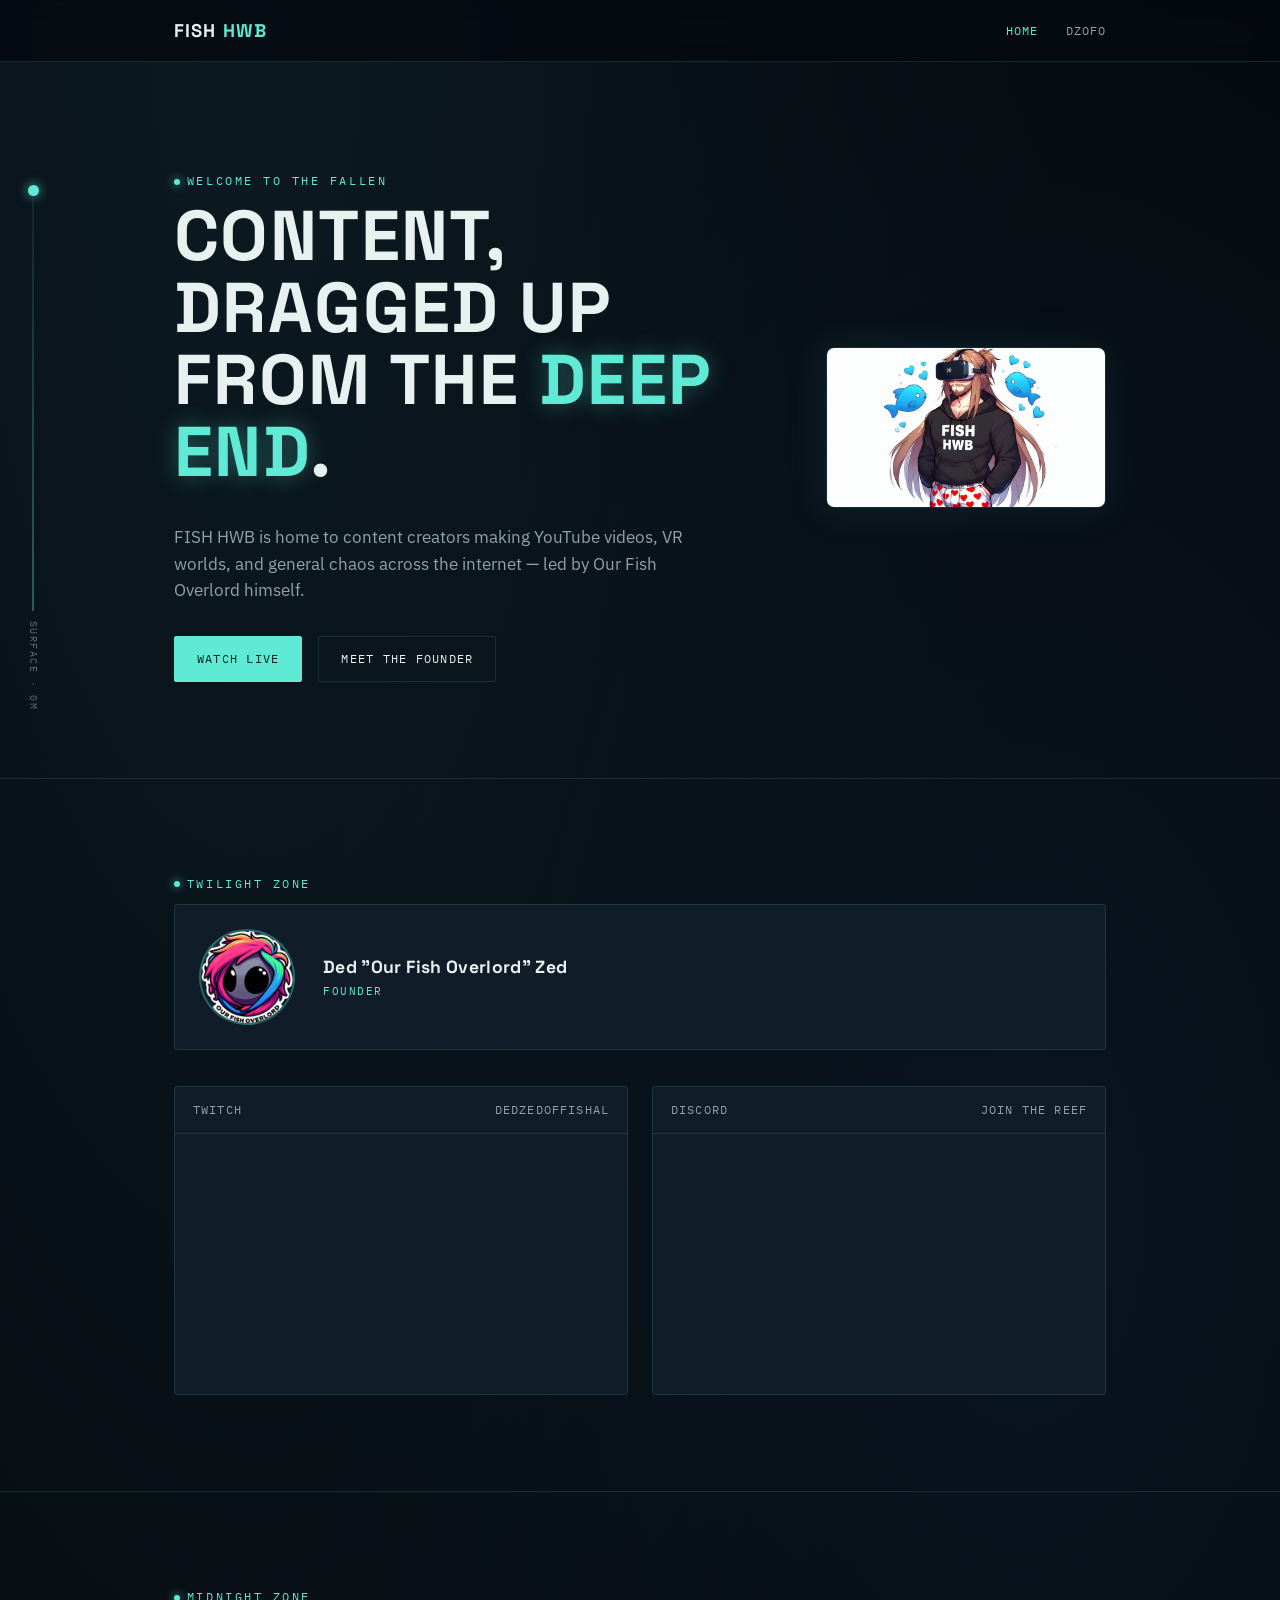
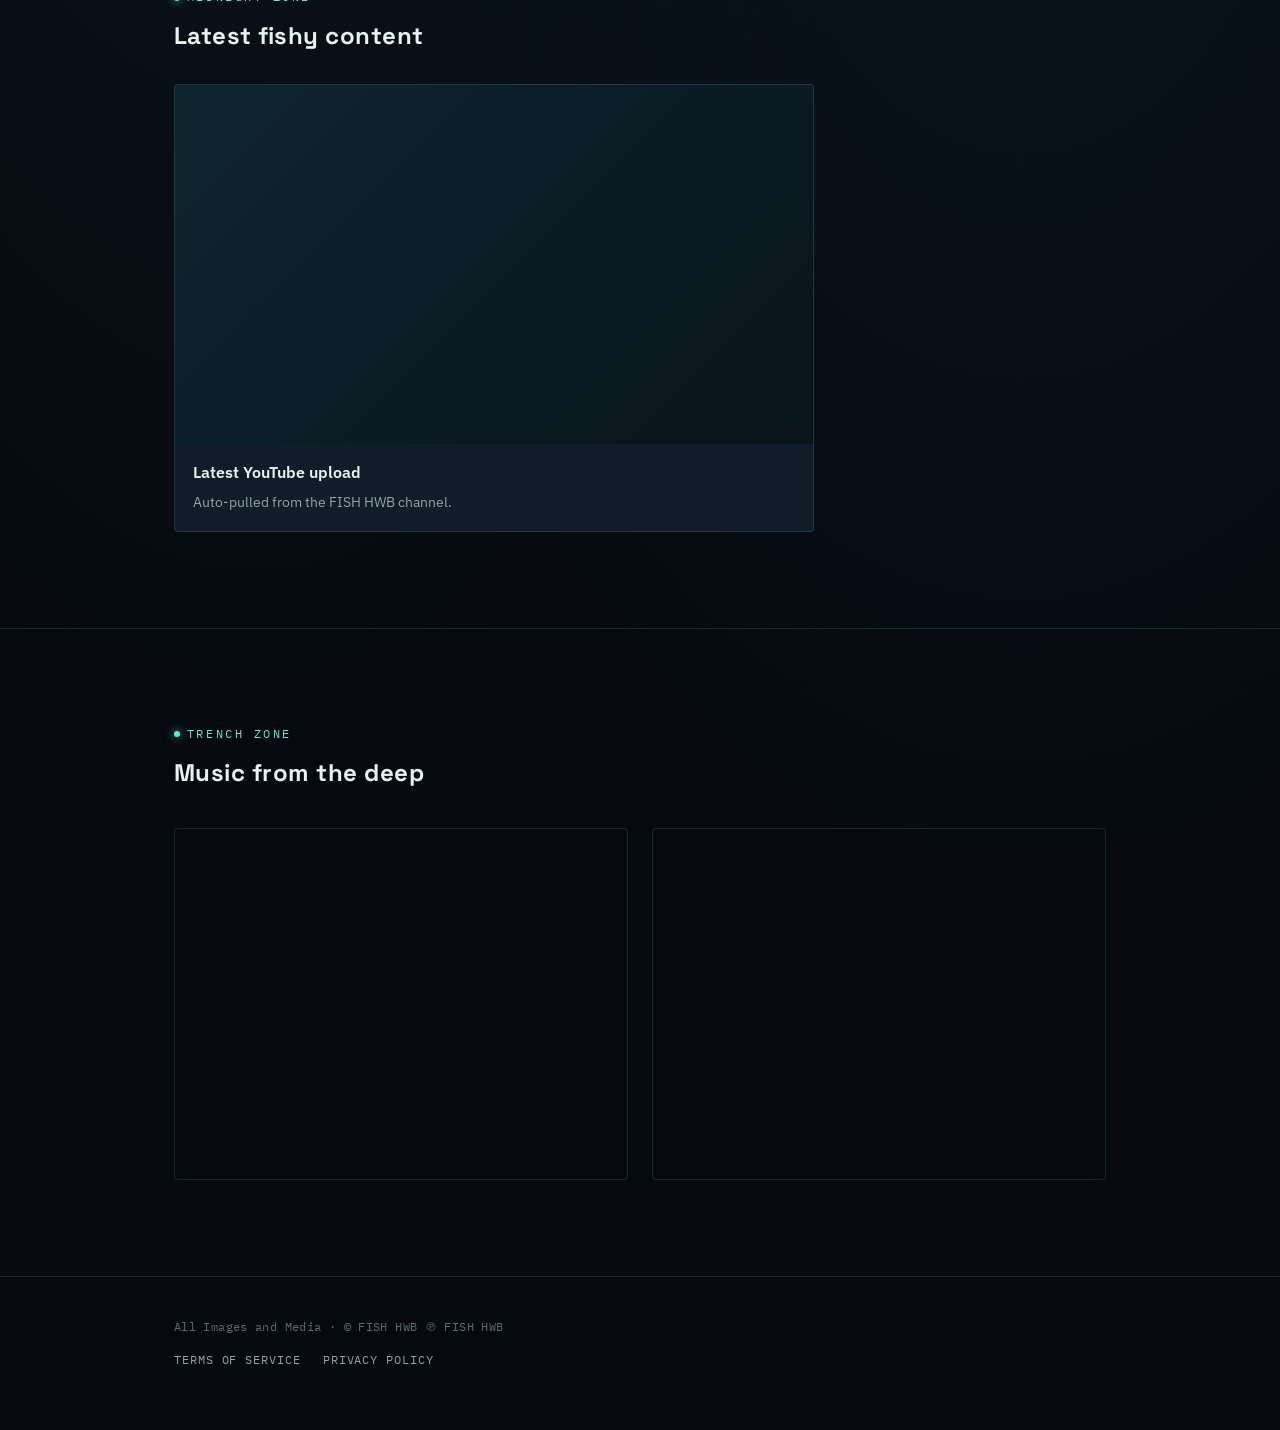
<file: index.html>
<!DOCTYPE html>
<html lang="en">
<head>
<meta charset="UTF-8">
<meta name="viewport" content="width=device-width, initial-scale=1.0">
<title>FISH HWB</title>
<meta name="description" content="FISH HWB — content creators for YouTube, Twitch and several other corners of the internet, run by Ded &quot;Our Fish Overlord&quot; Zed.">
<link rel="icon" type="image/png" href="assets/favicon.png">
<link rel="preconnect" href="https://fonts.googleapis.com">
<link href="https://fonts.googleapis.com/css2?family=Space+Grotesk:wght@500;700&family=IBM+Plex+Sans:wght@400;500;600&family=IBM+Plex+Mono:wght@400;500&display=swap" rel="stylesheet">
<link rel="stylesheet" href="css/style.css">
</head>
<body>

<div class="particles" aria-hidden="true"></div>

<div class="depth-gauge" aria-hidden="true">
  <div class="rail"><div class="marker"></div></div>
  <span class="label">SURFACE &middot; 0M</span>
</div>

<header class="site-nav">
  <div class="container">
    <div class="wordmark">FISH <span>HWB</span></div>
    <nav>
      <a href="index.html" class="active">Home</a>
      <a href="dzofo.html">DZOFO</a>
    </nav>
  </div>
</header>

<main>

  <!-- ===== SURFACE : hero ===== -->
  <section class="zone hero">
    <div class="container" style="display:flex; align-items:center; gap:48px; flex-wrap:wrap;">
      <div class="hero-copy">
        <div class="eyebrow">Welcome to the fallen</div>
        <h1>Content, dragged up<br>from the <em>deep end</em>.</h1>
        <p class="tagline">FISH HWB is home to content creators making YouTube videos, VR worlds, and general chaos across the internet — led by Our Fish Overlord himself.</p>
        <div class="cta-row">
          <a class="btn btn-primary" href="#live">Watch live</a>
          <a class="btn btn-ghost" href="dzofo.html">Meet the founder</a>
        </div>
      </div>
      <div class="hero-visual">
        <img src="assets/images/hero-bg.jpeg" alt="Our Fish Overlord in VR headset, FISH HWB hoodie">
      </div>
    </div>
  </section>

  <!-- ===== TWILIGHT ZONE : founder + live embeds ===== -->
  <section class="zone" id="live">
    <div class="container">
      <div class="eyebrow">Twilight zone</div>
      <a href="dzofo.html" style="text-decoration:none;">
        <div class="founder-card">
          <div class="portrait"><img src="assets/images/founder-portrait.png" alt="Our Fish Overlord"></div>
          <div>
            <h3>Ded &quot;Our Fish Overlord&quot; Zed</h3>
            <div class="role">Founder</div>
          </div>
        </div>
      </a>

      <div class="embed-grid">
        <div class="embed-card">
          <div class="embed-head"><span>Twitch</span><span>dedzedoffishal</span></div>
          <iframe
            id="twitch-embed"
            src=""
            height="260"
            allowfullscreen>
          </iframe>
        </div>
        <div class="embed-card">
          <div class="embed-head"><span>Discord</span><span>Join the reef</span></div>
          <iframe
            src="https://discord.com/widget?id=1186424320428363887&theme=dark"
            height="260"
            allowtransparency="true"
            sandbox="allow-popups allow-popups-to-escape-sandbox allow-same-origin allow-scripts">
          </iframe>
        </div>
      </div>
    </div>
  </section>

  <!-- ===== MIDNIGHT ZONE : latest uploads ===== -->
  <section class="zone">
    <div class="container">
      <div class="eyebrow">Midnight zone</div>
      <h2>Latest fishy content</h2>
      <div class="content-card" style="max-width:640px; margin-top:28px;">
        <div class="thumb">
          <iframe id="latest-video" width="100%" height="100%" src="" frameborder="0"
            allow="accelerometer; autoplay; clipboard-write; encrypted-media; gyroscope; picture-in-picture"
            allowfullscreen loading="lazy"></iframe>
        </div>
        <div class="body">
          <h4>Latest YouTube upload</h4>
          <p>Auto-pulled from the FISH HWB channel.</p>
        </div>
      </div>
    </div>
  </section>

  <!-- ===== TRENCH ZONE : music ===== -->
  <section class="zone">
    <div class="container">
      <div class="eyebrow">Trench zone</div>
      <h2>Music from the deep</h2>
      <div class="music-grid">
        <iframe style="border-radius:4px" src="https://open.spotify.com/embed/artist/3G5lgBc7shS09fLh4ovfL4?utm_source=generator" width="100%" height="352" frameBorder="0" allowfullscreen="" allow="autoplay; clipboard-write; encrypted-media; fullscreen; picture-in-picture" loading="lazy"></iframe>
        <iframe style="border-radius:4px" src="https://open.spotify.com/embed/artist/61lcq8xxIfd0iLITBnjdtI?utm_source=generator" width="100%" height="352" frameBorder="0" allowfullscreen="" allow="autoplay; clipboard-write; encrypted-media; fullscreen; picture-in-picture" loading="lazy"></iframe>
      </div>
    </div>
  </section>

</main>

<!-- ===== THE ABYSS : footer ===== -->
<footer class="site-footer">
  <div class="container">
    <div class="copyright">All Images and Media &middot; &copy; FISH HWB &#8471; FISH HWB</div>
    <div class="legal-links">
      <a href="terms.html">Terms of Service</a>
      <a href="privacy.html">Privacy Policy</a>
    </div>
  </div>
</footer>

<script src="js/main.js"></script>
<script>
  // Twitch requires a "parent" param matching the embedding domain.
  // Setting it from location.hostname means this works automatically
  // once the site is published on GitHub Pages, without editing the HTML.
  document.getElementById('twitch-embed').src =
    'https://player.twitch.tv/?channel=dedzedoffishal&parent=' + window.location.hostname;
</script>
<script>
  // Pulls the channel's most recent upload via RSS2JSON and swaps it into the embed.
  const channelID = "UCtcFAWZJeiEp_DOKy8U_YYg";
  const feedURL = `https://api.rss2json.com/v1/api.json?rss_url=https://www.youtube.com/feeds/videos.xml?channel_id=${channelID}`;

  fetch(feedURL)
    .then(response => response.json())
    .then(data => {
      const videoID = data.items[0].link.split("v=")[1];
      document.getElementById('latest-video').src = `https://www.youtube.com/embed/${videoID}`;
    })
    .catch(error => console.error("Error loading latest video:", error));
</script>
</body>
</html>
</file>
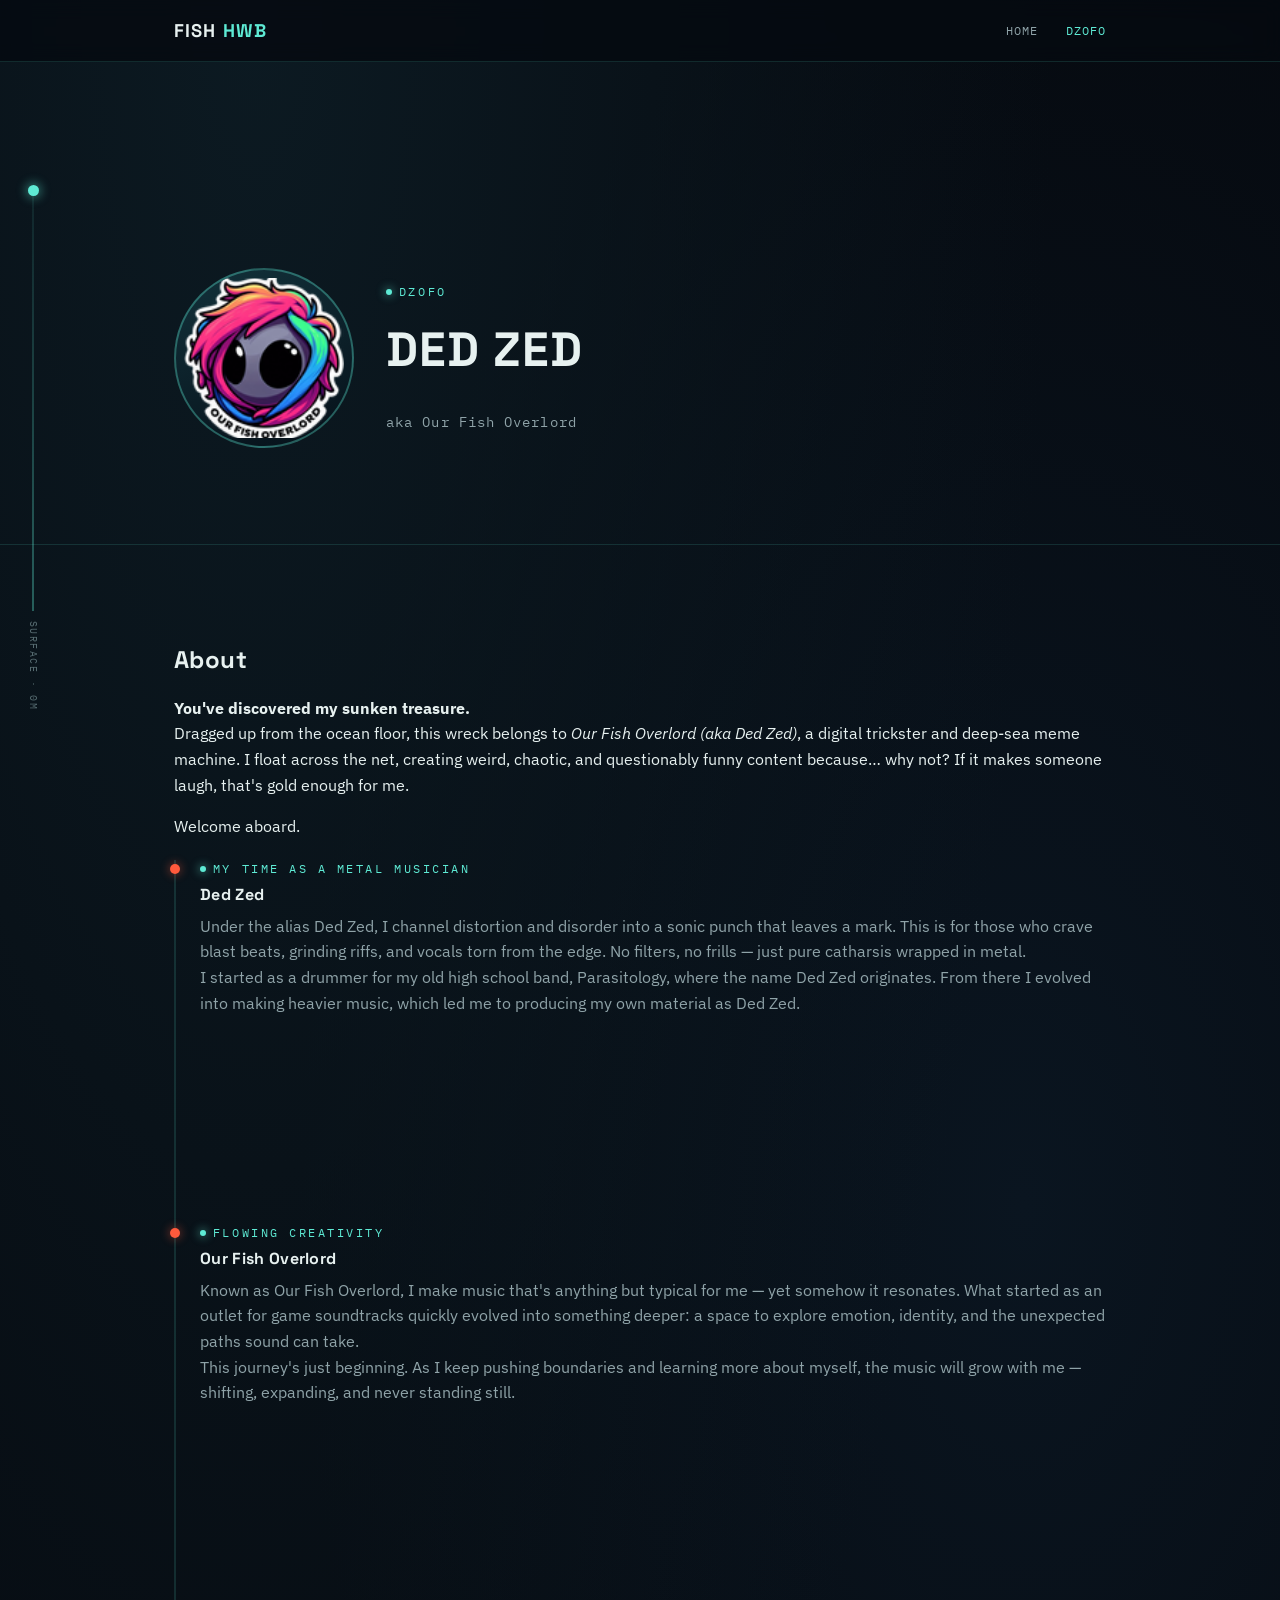
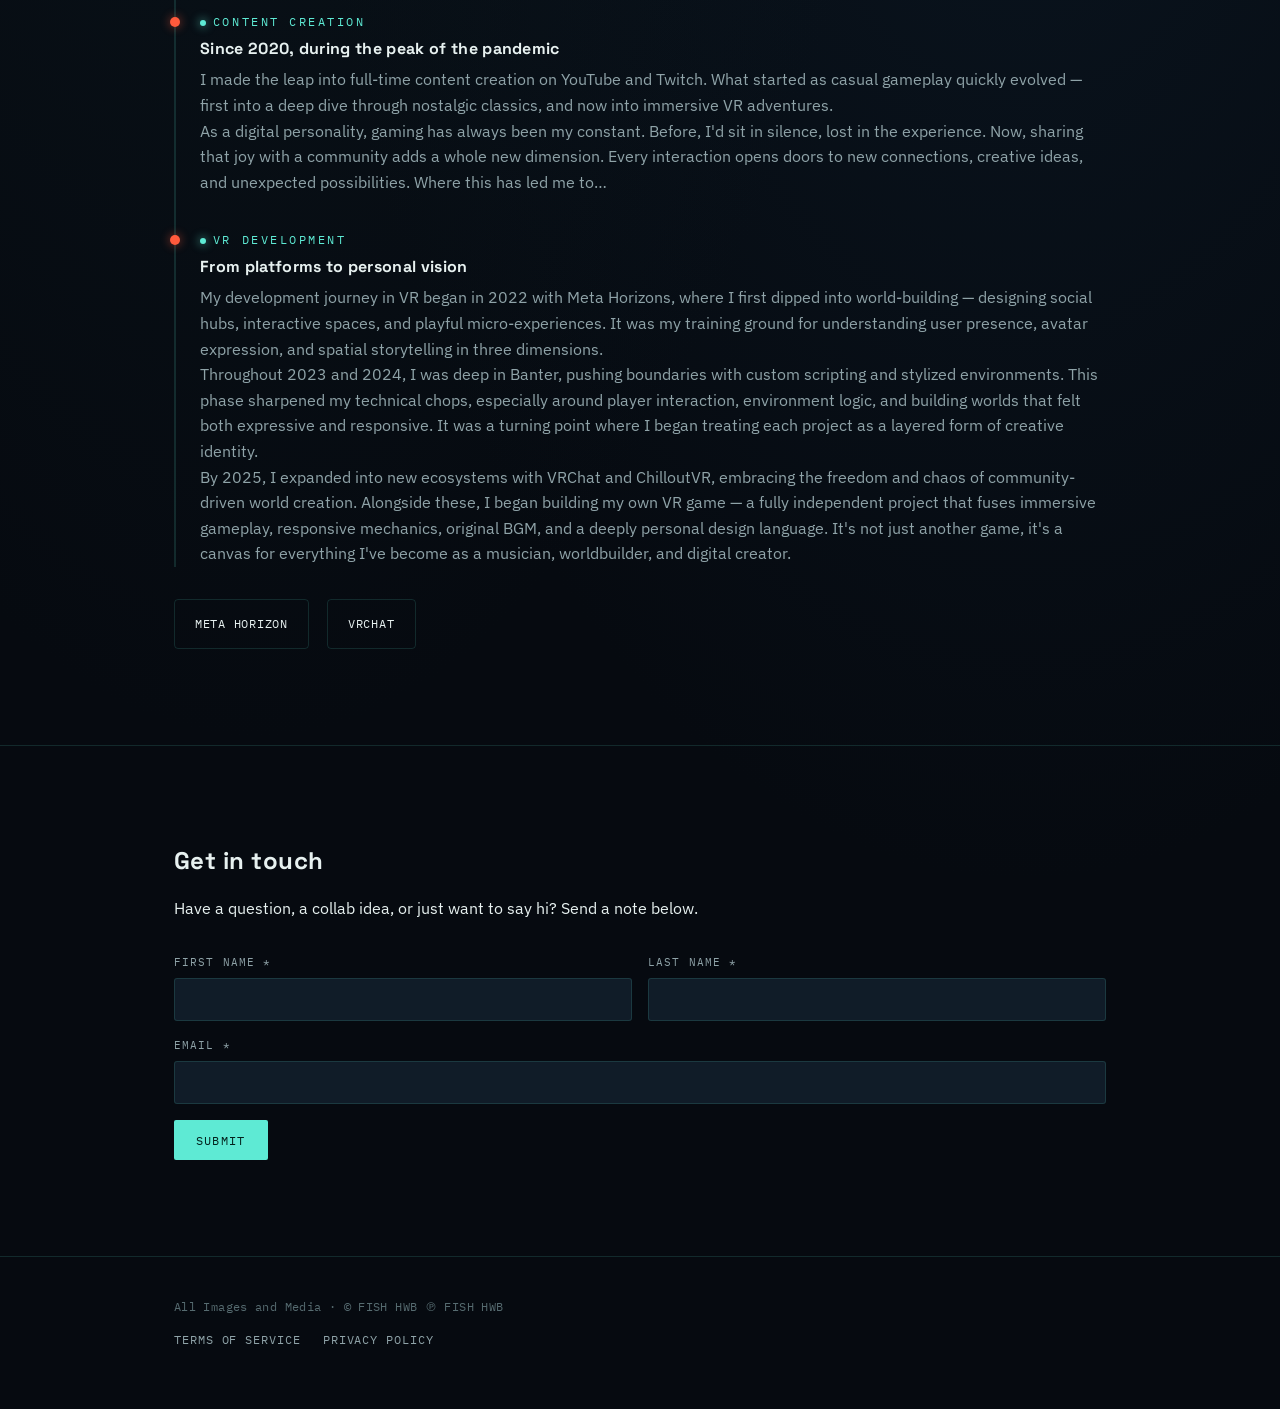
<file: dzofo.html>
<!DOCTYPE html>
<html lang="en">
<head>
<meta charset="UTF-8">
<meta name="viewport" content="width=device-width, initial-scale=1.0">
<title>DZOFO — FISH HWB</title>
<meta name="description" content="You've discovered my sunken treasure. Dragged up from the ocean floor — meet Our Fish Overlord, aka Ded Zed.">
<link rel="icon" type="image/png" href="assets/favicon.png">
<link rel="preconnect" href="https://fonts.googleapis.com">
<link href="https://fonts.googleapis.com/css2?family=Space+Grotesk:wght@500;700&family=IBM+Plex+Sans:wght@400;500;600&family=IBM+Plex+Mono:wght@400;500&display=swap" rel="stylesheet">
<link rel="stylesheet" href="css/style.css">
</head>
<body>

<div class="particles" aria-hidden="true"></div>

<div class="depth-gauge" aria-hidden="true">
  <div class="rail"><div class="marker"></div></div>
  <span class="label">SURFACE &middot; 0M</span>
</div>

<header class="site-nav">
  <div class="container">
    <div class="wordmark">FISH <span>HWB</span></div>
    <nav>
      <a href="index.html">Home</a>
      <a href="dzofo.html" class="active">DZOFO</a>
    </nav>
  </div>
</header>

<main>

  <section class="zone">
    <div class="container about-hero">
      <div class="portrait-lg"><img src="assets/images/founder-portrait.png" alt="Our Fish Overlord"></div>
      <div>
        <div class="eyebrow">DZOFO</div>
        <h1>Ded Zed</h1>
        <div class="subname">aka Our Fish Overlord</div>
      </div>
    </div>
  </section>

  <section class="zone">
    <div class="container">
      <h2>About</h2>
      <p><strong>You've discovered my sunken treasure.</strong><br>
      Dragged up from the ocean floor, this wreck belongs to <em>Our Fish Overlord (aka Ded Zed)</em>, a digital trickster and deep-sea meme machine. I float across the net, creating weird, chaotic, and questionably funny content because&hellip; why not? If it makes someone laugh, that's gold enough for me.</p>
      <p>Welcome aboard.</p>

      <div class="timeline">
        <div class="entry">
          <div class="eyebrow" style="margin-bottom:4px;">My time as a metal musician</div>
          <h3>Ded Zed</h3>
          <p>Under the alias Ded Zed, I channel distortion and disorder into a sonic punch that leaves a mark. This is for those who crave blast beats, grinding riffs, and vocals torn from the edge. No filters, no frills — just pure catharsis wrapped in metal.</p>
          <p>I started as a drummer for my old high school band, Parasitology, where the name Ded Zed originates. From there I evolved into making heavier music, which led me to producing my own material as Ded Zed.</p>
          <iframe style="border-radius:4px; margin-top:12px;" src="https://open.spotify.com/embed/artist/3G5lgBc7shS09fLh4ovfL4?utm_source=generator" width="100%" height="152" frameBorder="0" allowfullscreen="" allow="autoplay; clipboard-write; encrypted-media; fullscreen; picture-in-picture" loading="lazy"></iframe>
        </div>

        <div class="entry">
          <div class="eyebrow" style="margin-bottom:4px;">Flowing creativity</div>
          <h3>Our Fish Overlord</h3>
          <p>Known as Our Fish Overlord, I make music that's anything but typical for me — yet somehow it resonates. What started as an outlet for game soundtracks quickly evolved into something deeper: a space to explore emotion, identity, and the unexpected paths sound can take.</p>
          <p>This journey's just beginning. As I keep pushing boundaries and learning more about myself, the music will grow with me — shifting, expanding, and never standing still.</p>
          <iframe style="border-radius:4px; margin-top:12px;" src="https://open.spotify.com/embed/artist/61lcq8xxIfd0iLITBnjdtI?utm_source=generator" width="100%" height="152" frameBorder="0" allowfullscreen="" allow="autoplay; clipboard-write; encrypted-media; fullscreen; picture-in-picture" loading="lazy"></iframe>
        </div>

        <div class="entry">
          <div class="eyebrow" style="margin-bottom:4px;">Content creation</div>
          <h3>Since 2020, during the peak of the pandemic</h3>
          <p>I made the leap into full-time content creation on YouTube and Twitch. What started as casual gameplay quickly evolved — first into a deep dive through nostalgic classics, and now into immersive VR adventures.</p>
          <p>As a digital personality, gaming has always been my constant. Before, I'd sit in silence, lost in the experience. Now, sharing that joy with a community adds a whole new dimension. Every interaction opens doors to new connections, creative ideas, and unexpected possibilities. Where this has led me to&hellip;</p>
        </div>

        <div class="entry">
          <div class="eyebrow" style="margin-bottom:4px;">VR development</div>
          <h3>From platforms to personal vision</h3>
          <p>My development journey in VR began in 2022 with Meta Horizons, where I first dipped into world-building — designing social hubs, interactive spaces, and playful micro-experiences. It was my training ground for understanding user presence, avatar expression, and spatial storytelling in three dimensions.</p>
          <p>Throughout 2023 and 2024, I was deep in Banter, pushing boundaries with custom scripting and stylized environments. This phase sharpened my technical chops, especially around player interaction, environment logic, and building worlds that felt both expressive and responsive. It was a turning point where I began treating each project as a layered form of creative identity.</p>
          <p>By 2025, I expanded into new ecosystems with VRChat and ChilloutVR, embracing the freedom and chaos of community-driven world creation. Alongside these, I began building my own VR game — a fully independent project that fuses immersive gameplay, responsive mechanics, original BGM, and a deeply personal design language. It's not just another game, it's a canvas for everything I've become as a musician, worldbuilder, and digital creator.</p>
        </div>
      </div>

      <div class="platform-links">
        <a href="https://horizon.meta.com/profile/DedZedOffishial/?locale=en_GB" target="_blank" rel="noopener">Meta Horizon</a>
        <a href="https://vrchat.com/home/user/usr_97d57b9e-27fa-4fce-a1ce-218edb215ad2" target="_blank" rel="noopener">VRChat</a>
      </div>
    </div>
  </section>

  <section class="zone">
    <div class="container">
      <h2>Get in touch</h2>
      <p>Have a question, a collab idea, or just want to say hi? Send a note below.</p>
      <!--
        This is a static recreation — GitHub Pages can't process form submissions on its own.
        Point the form at a service like Formspree, Getform, or a Google Form action URL,
        or swap this for a mailto: link.
      -->
      <form class="contact-form" action="#" method="post">
        <div>
          <label for="fname">First name *</label>
          <input id="fname" name="first_name" type="text" required>
        </div>
        <div>
          <label for="lname">Last name *</label>
          <input id="lname" name="last_name" type="text" required>
        </div>
        <div class="full">
          <label for="email">Email *</label>
          <input id="email" name="email" type="email" required>
        </div>
        <div class="full">
          <button class="btn btn-primary" type="submit" style="border:none; cursor:pointer;">Submit</button>
        </div>
      </form>
    </div>
  </section>

</main>

<footer class="site-footer">
  <div class="container">
    <div class="copyright">All Images and Media &middot; &copy; FISH HWB &#8471; FISH HWB</div>
    <div class="legal-links">
      <a href="terms.html">Terms of Service</a>
      <a href="privacy.html">Privacy Policy</a>
    </div>
  </div>
</footer>

<script src="js/main.js"></script>
</body>
</html>
</file>
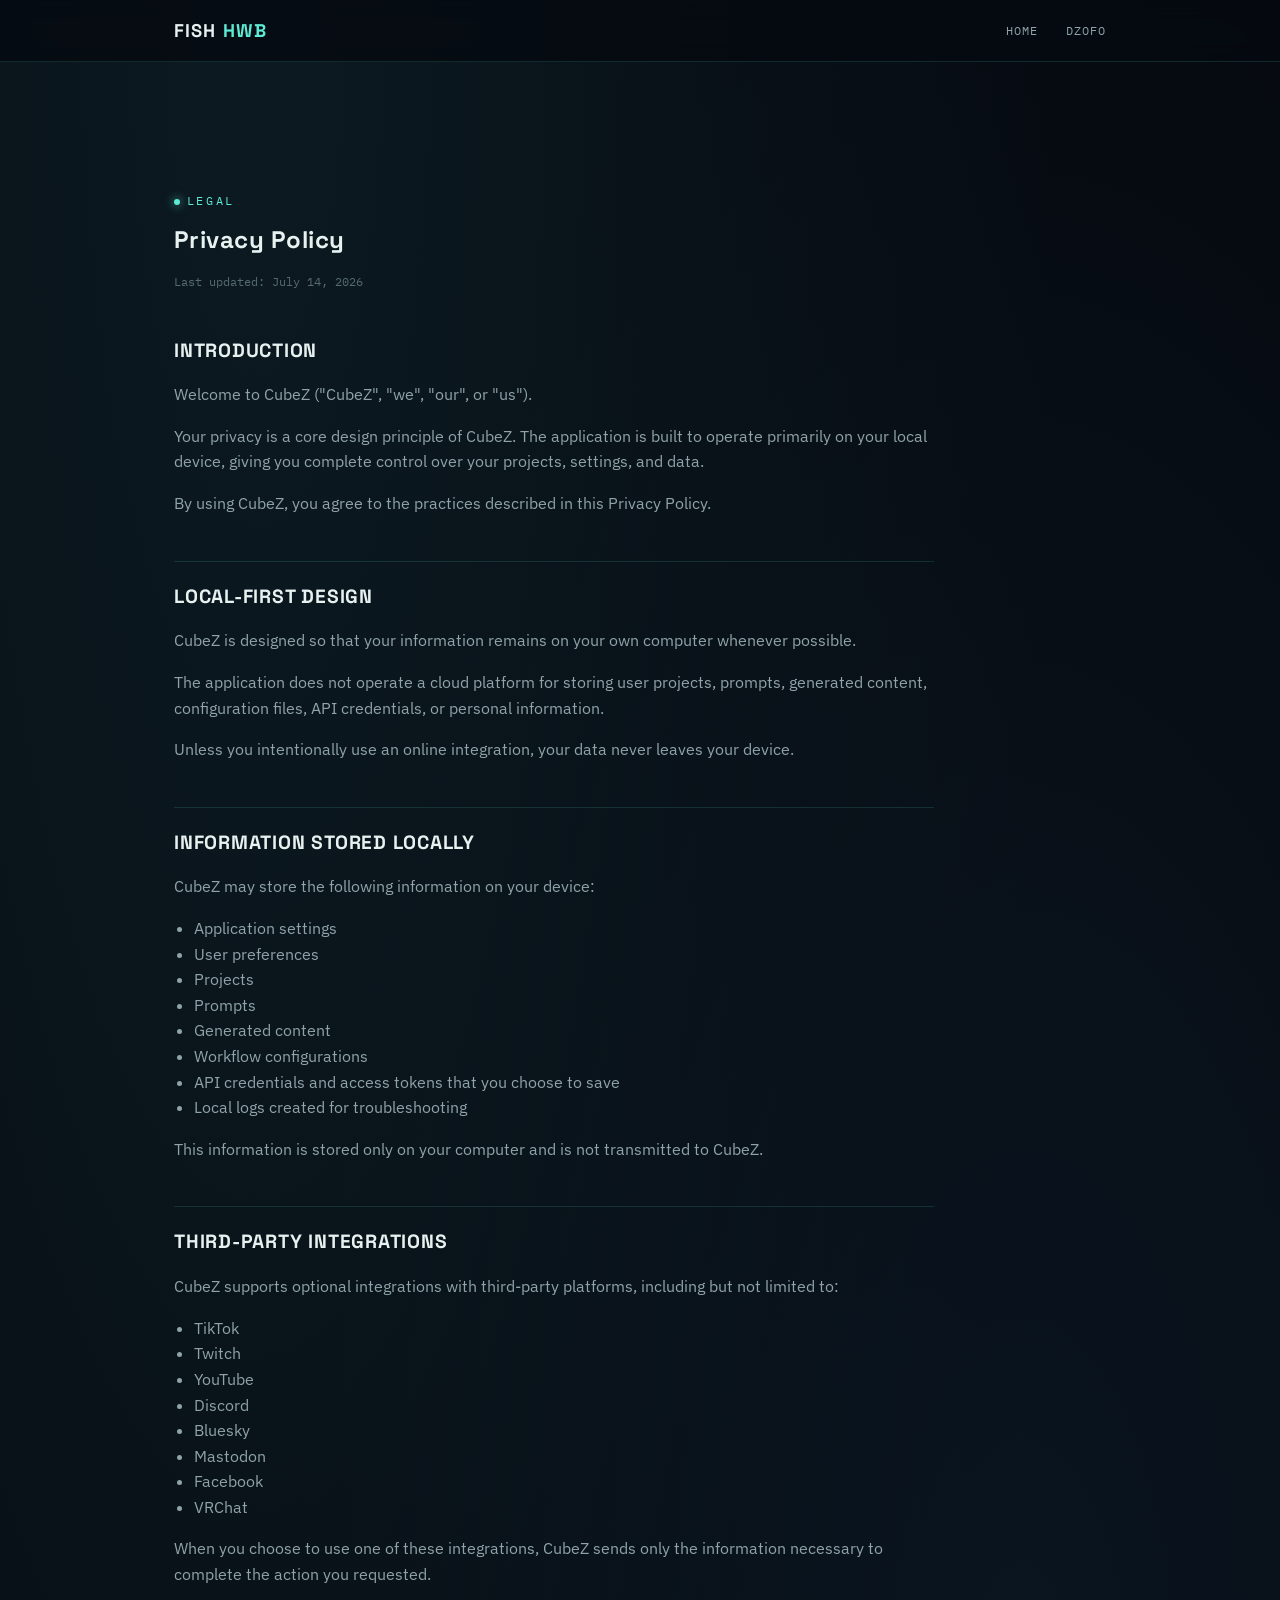
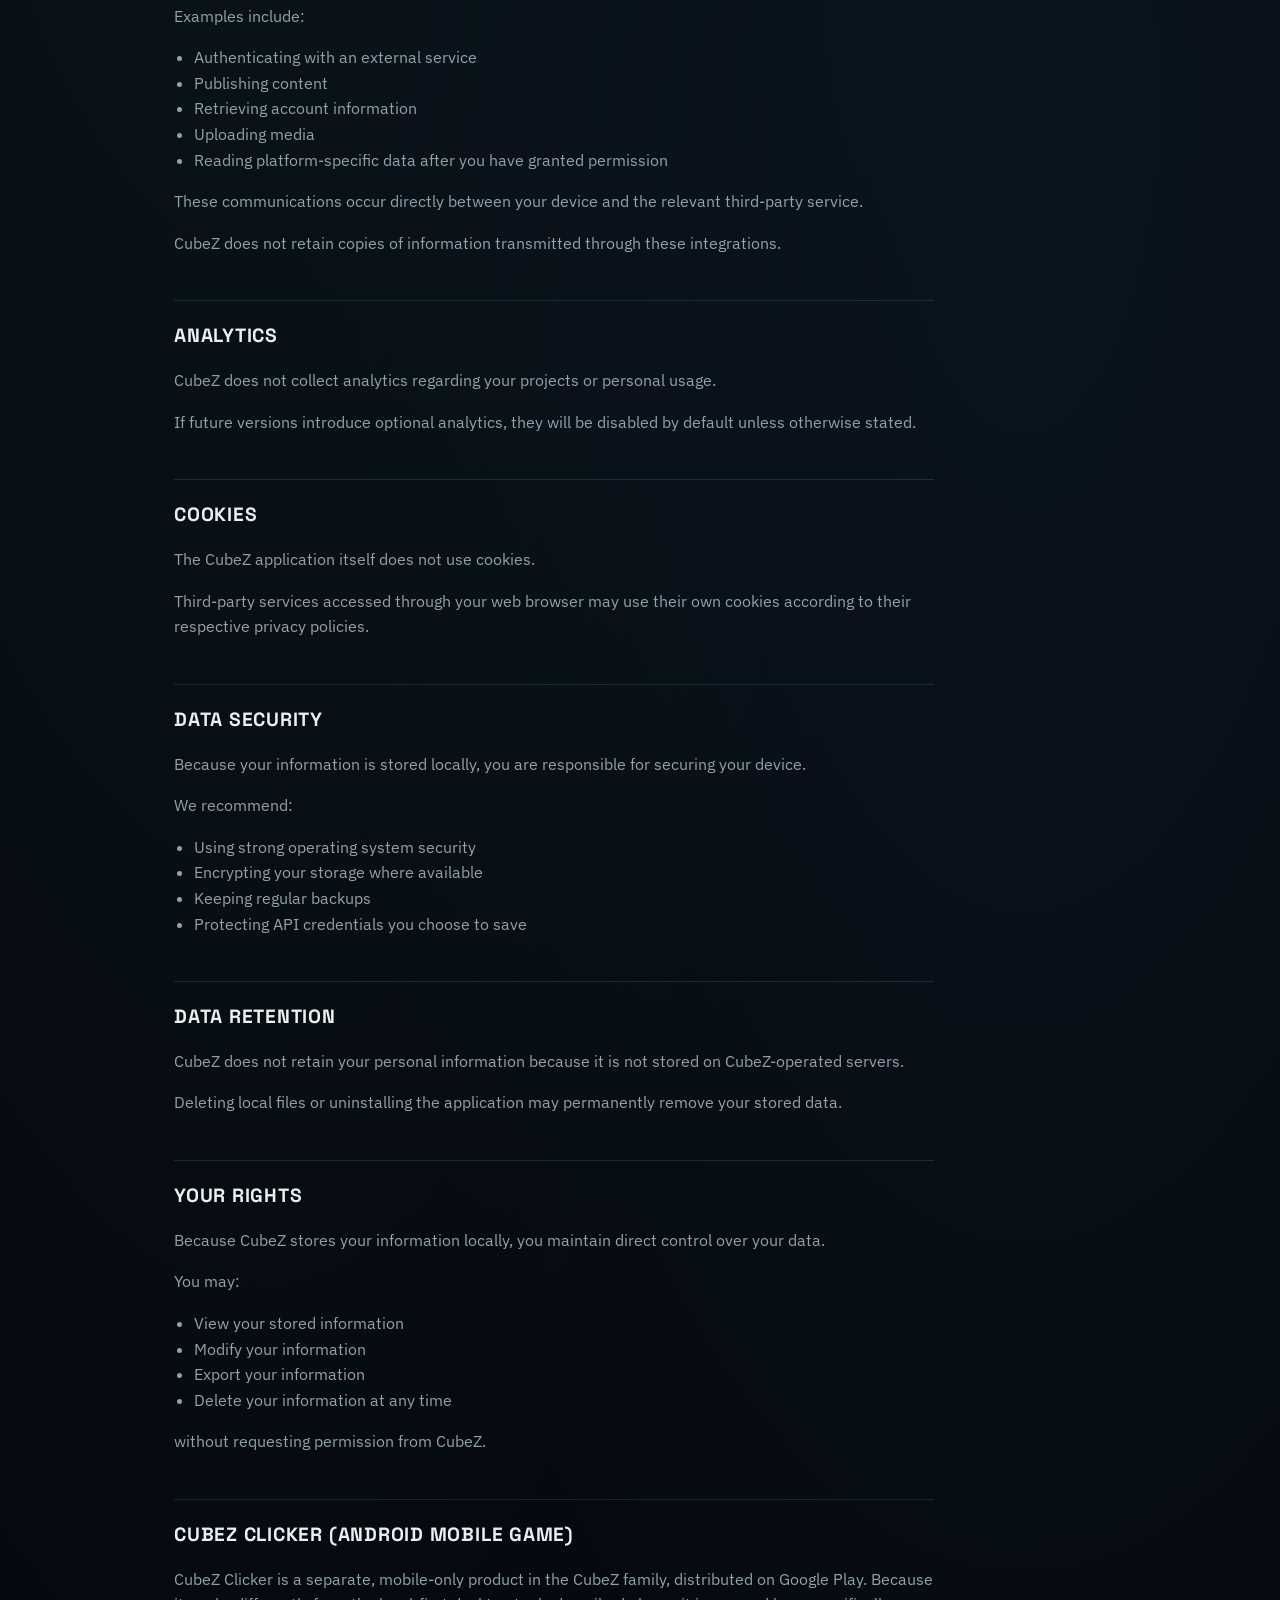
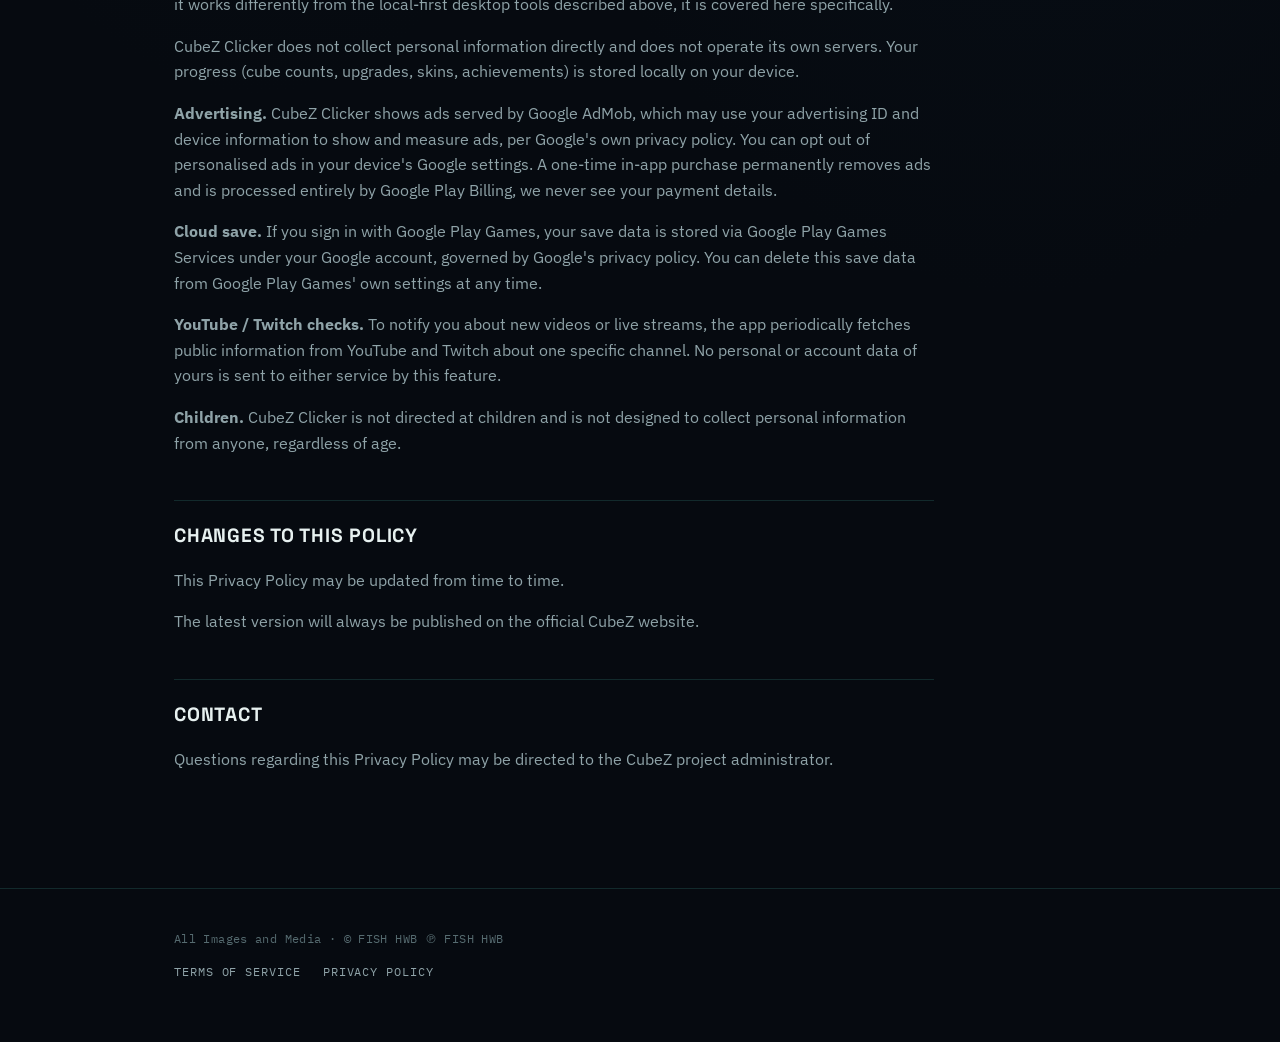
<file: privacy.html>
<!DOCTYPE html>
<html lang="en">
<head>
<meta charset="UTF-8">
<meta name="viewport" content="width=device-width, initial-scale=1.0">
<title>Privacy Policy — FISH HWB</title>
<link rel="icon" type="image/png" href="assets/favicon.png">
<link rel="preconnect" href="https://fonts.googleapis.com">
<link href="https://fonts.googleapis.com/css2?family=Space+Grotesk:wght@500;700&family=IBM+Plex+Sans:wght@400;500;600&family=IBM+Plex+Mono:wght@400;500&display=swap" rel="stylesheet">
<link rel="stylesheet" href="css/style.css">
</head>
<body>

<header class="site-nav">
  <div class="container">
    <div class="wordmark">FISH <span>HWB</span></div>
    <nav>
      <a href="index.html">Home</a>
      <a href="dzofo.html">DZOFO</a>
    </nav>
  </div>
</header>

<main>
  <div class="container">
    <article class="legal">
      <div class="eyebrow">Legal</div>
      <h1>Privacy Policy</h1>
      <div class="updated">Last updated: July 14, 2026</div>

      <h2>Introduction</h2>
      <p>Welcome to CubeZ ("CubeZ", "we", "our", or "us").</p>
      <p>Your privacy is a core design principle of CubeZ. The application is built to operate primarily on your local device, giving you complete control over your projects, settings, and data.</p>
      <p>By using CubeZ, you agree to the practices described in this Privacy Policy.</p>

      <h2>Local-First Design</h2>
      <p>CubeZ is designed so that your information remains on your own computer whenever possible.</p>
      <p>The application does not operate a cloud platform for storing user projects, prompts, generated content, configuration files, API credentials, or personal information.</p>
      <p>Unless you intentionally use an online integration, your data never leaves your device.</p>

      <h2>Information Stored Locally</h2>
      <p>CubeZ may store the following information on your device:</p>
      <ul>
        <li>Application settings</li>
        <li>User preferences</li>
        <li>Projects</li>
        <li>Prompts</li>
        <li>Generated content</li>
        <li>Workflow configurations</li>
        <li>API credentials and access tokens that you choose to save</li>
        <li>Local logs created for troubleshooting</li>
      </ul>
      <p>This information is stored only on your computer and is not transmitted to CubeZ.</p>

      <h2>Third-Party Integrations</h2>
      <p>CubeZ supports optional integrations with third-party platforms, including but not limited to:</p>
      <ul>
        <li>TikTok</li>
        <li>Twitch</li>
        <li>YouTube</li>
        <li>Discord</li>
        <li>Bluesky</li>
        <li>Mastodon</li>
        <li>Facebook</li>
        <li>VRChat</li>
      </ul>
      <p>When you choose to use one of these integrations, CubeZ sends only the information necessary to complete the action you requested.</p>
      <p>Examples include:</p>
      <ul>
        <li>Authenticating with an external service</li>
        <li>Publishing content</li>
        <li>Retrieving account information</li>
        <li>Uploading media</li>
        <li>Reading platform-specific data after you have granted permission</li>
      </ul>
      <p>These communications occur directly between your device and the relevant third-party service.</p>
      <p>CubeZ does not retain copies of information transmitted through these integrations.</p>

      <h2>Analytics</h2>
      <p>CubeZ does not collect analytics regarding your projects or personal usage.</p>
      <p>If future versions introduce optional analytics, they will be disabled by default unless otherwise stated.</p>

      <h2>Cookies</h2>
      <p>The CubeZ application itself does not use cookies.</p>
      <p>Third-party services accessed through your web browser may use their own cookies according to their respective privacy policies.</p>

      <h2>Data Security</h2>
      <p>Because your information is stored locally, you are responsible for securing your device.</p>
      <p>We recommend:</p>
      <ul>
        <li>Using strong operating system security</li>
        <li>Encrypting your storage where available</li>
        <li>Keeping regular backups</li>
        <li>Protecting API credentials you choose to save</li>
      </ul>

      <h2>Data Retention</h2>
      <p>CubeZ does not retain your personal information because it is not stored on CubeZ-operated servers.</p>
      <p>Deleting local files or uninstalling the application may permanently remove your stored data.</p>

      <h2>Your Rights</h2>
      <p>Because CubeZ stores your information locally, you maintain direct control over your data.</p>
      <p>You may:</p>
      <ul>
        <li>View your stored information</li>
        <li>Modify your information</li>
        <li>Export your information</li>
        <li>Delete your information at any time</li>
      </ul>
      <p>without requesting permission from CubeZ.</p>

      <h2>CubeZ Clicker (Android Mobile Game)</h2>
      <p>CubeZ Clicker is a separate, mobile-only product in the CubeZ family, distributed on Google Play. Because it works differently from the local-first desktop tools described above, it is covered here specifically.</p>
      <p>CubeZ Clicker does not collect personal information directly and does not operate its own servers. Your progress (cube counts, upgrades, skins, achievements) is stored locally on your device.</p>
      <p><strong>Advertising.</strong> CubeZ Clicker shows ads served by Google AdMob, which may use your advertising ID and device information to show and measure ads, per Google's own privacy policy. You can opt out of personalised ads in your device's Google settings. A one-time in-app purchase permanently removes ads and is processed entirely by Google Play Billing, we never see your payment details.</p>
      <p><strong>Cloud save.</strong> If you sign in with Google Play Games, your save data is stored via Google Play Games Services under your Google account, governed by Google's privacy policy. You can delete this save data from Google Play Games' own settings at any time.</p>
      <p><strong>YouTube / Twitch checks.</strong> To notify you about new videos or live streams, the app periodically fetches public information from YouTube and Twitch about one specific channel. No personal or account data of yours is sent to either service by this feature.</p>
      <p><strong>Children.</strong> CubeZ Clicker is not directed at children and is not designed to collect personal information from anyone, regardless of age.</p>

      <h2>Changes to this Policy</h2>
      <p>This Privacy Policy may be updated from time to time.</p>
      <p>The latest version will always be published on the official CubeZ website.</p>

      <h2>Contact</h2>
      <p>Questions regarding this Privacy Policy may be directed to the CubeZ project administrator.</p>
    </article>
  </div>
</main>

<footer class="site-footer">
  <div class="container">
    <div class="copyright">All Images and Media &middot; &copy; FISH HWB &#8471; FISH HWB</div>
    <div class="legal-links">
      <a href="terms.html">Terms of Service</a>
      <a href="privacy.html">Privacy Policy</a>
    </div>
  </div>
</footer>

</body>
</html>
</file>
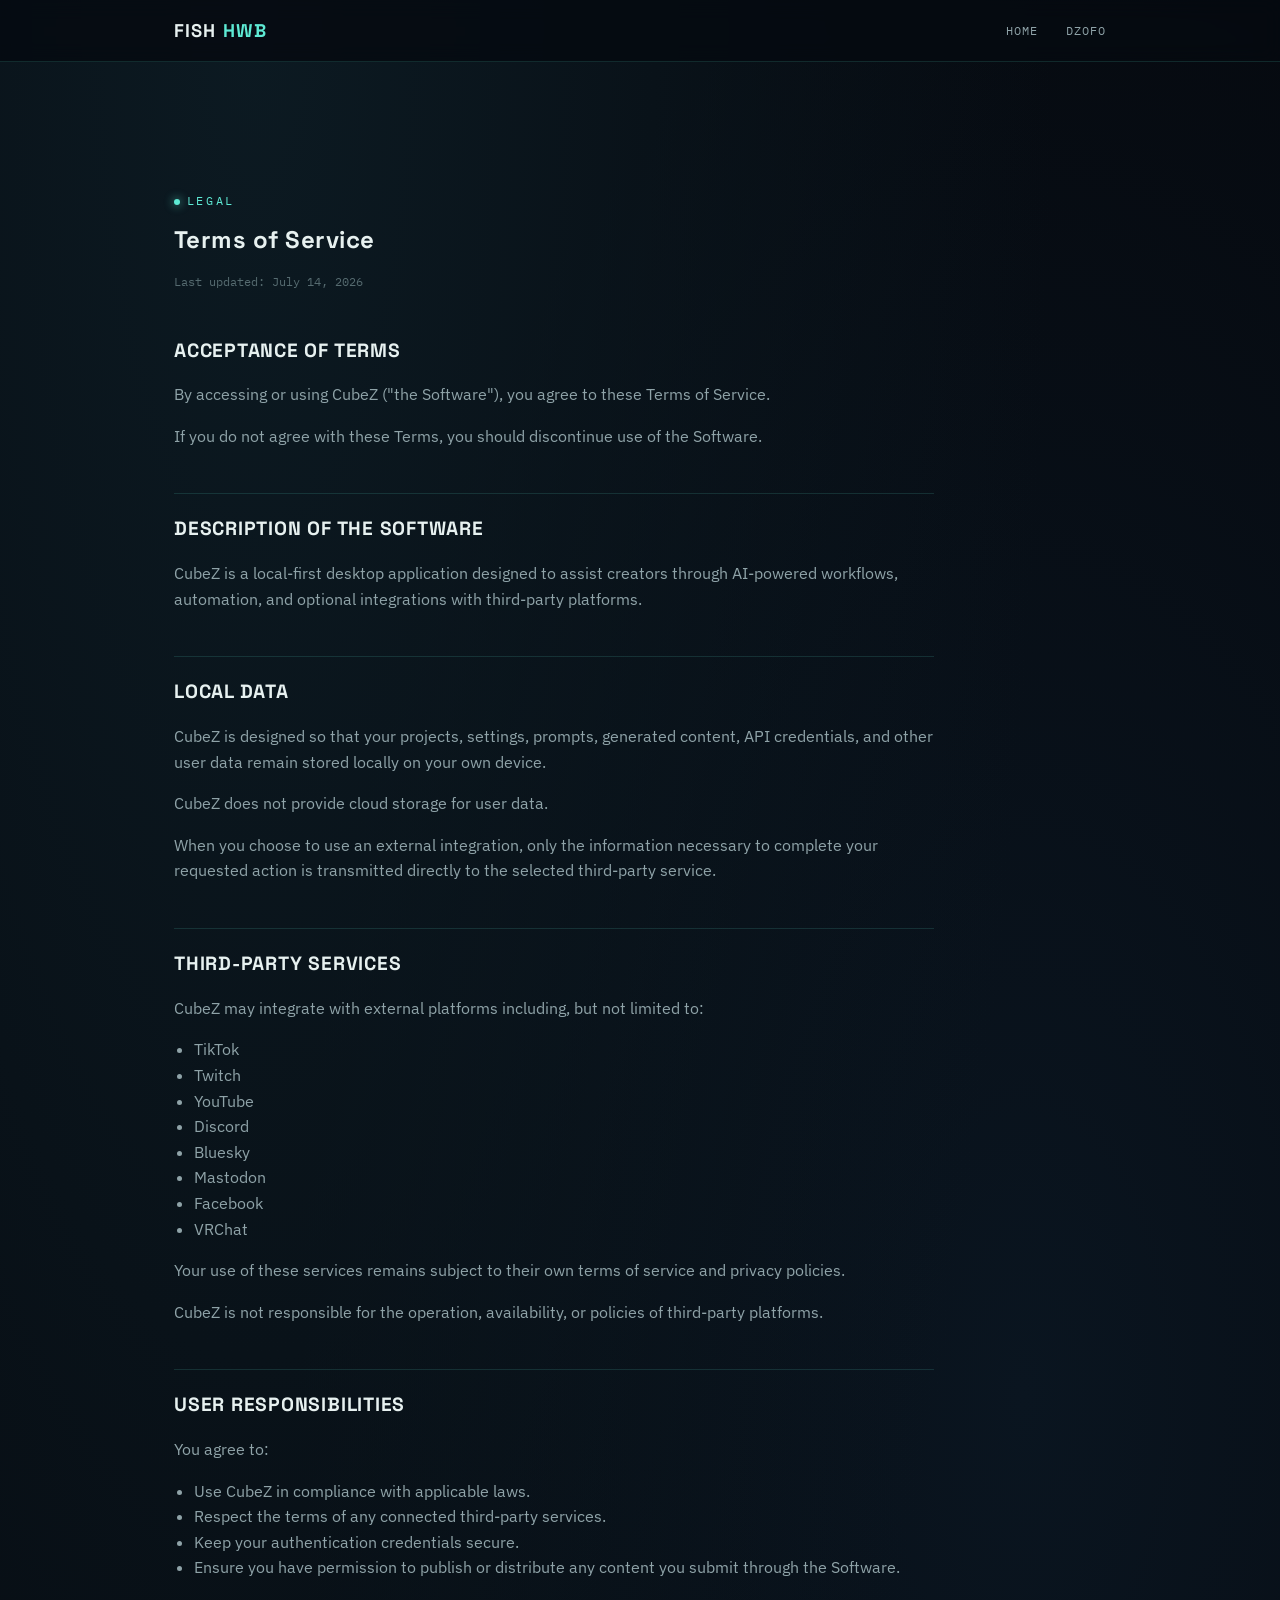
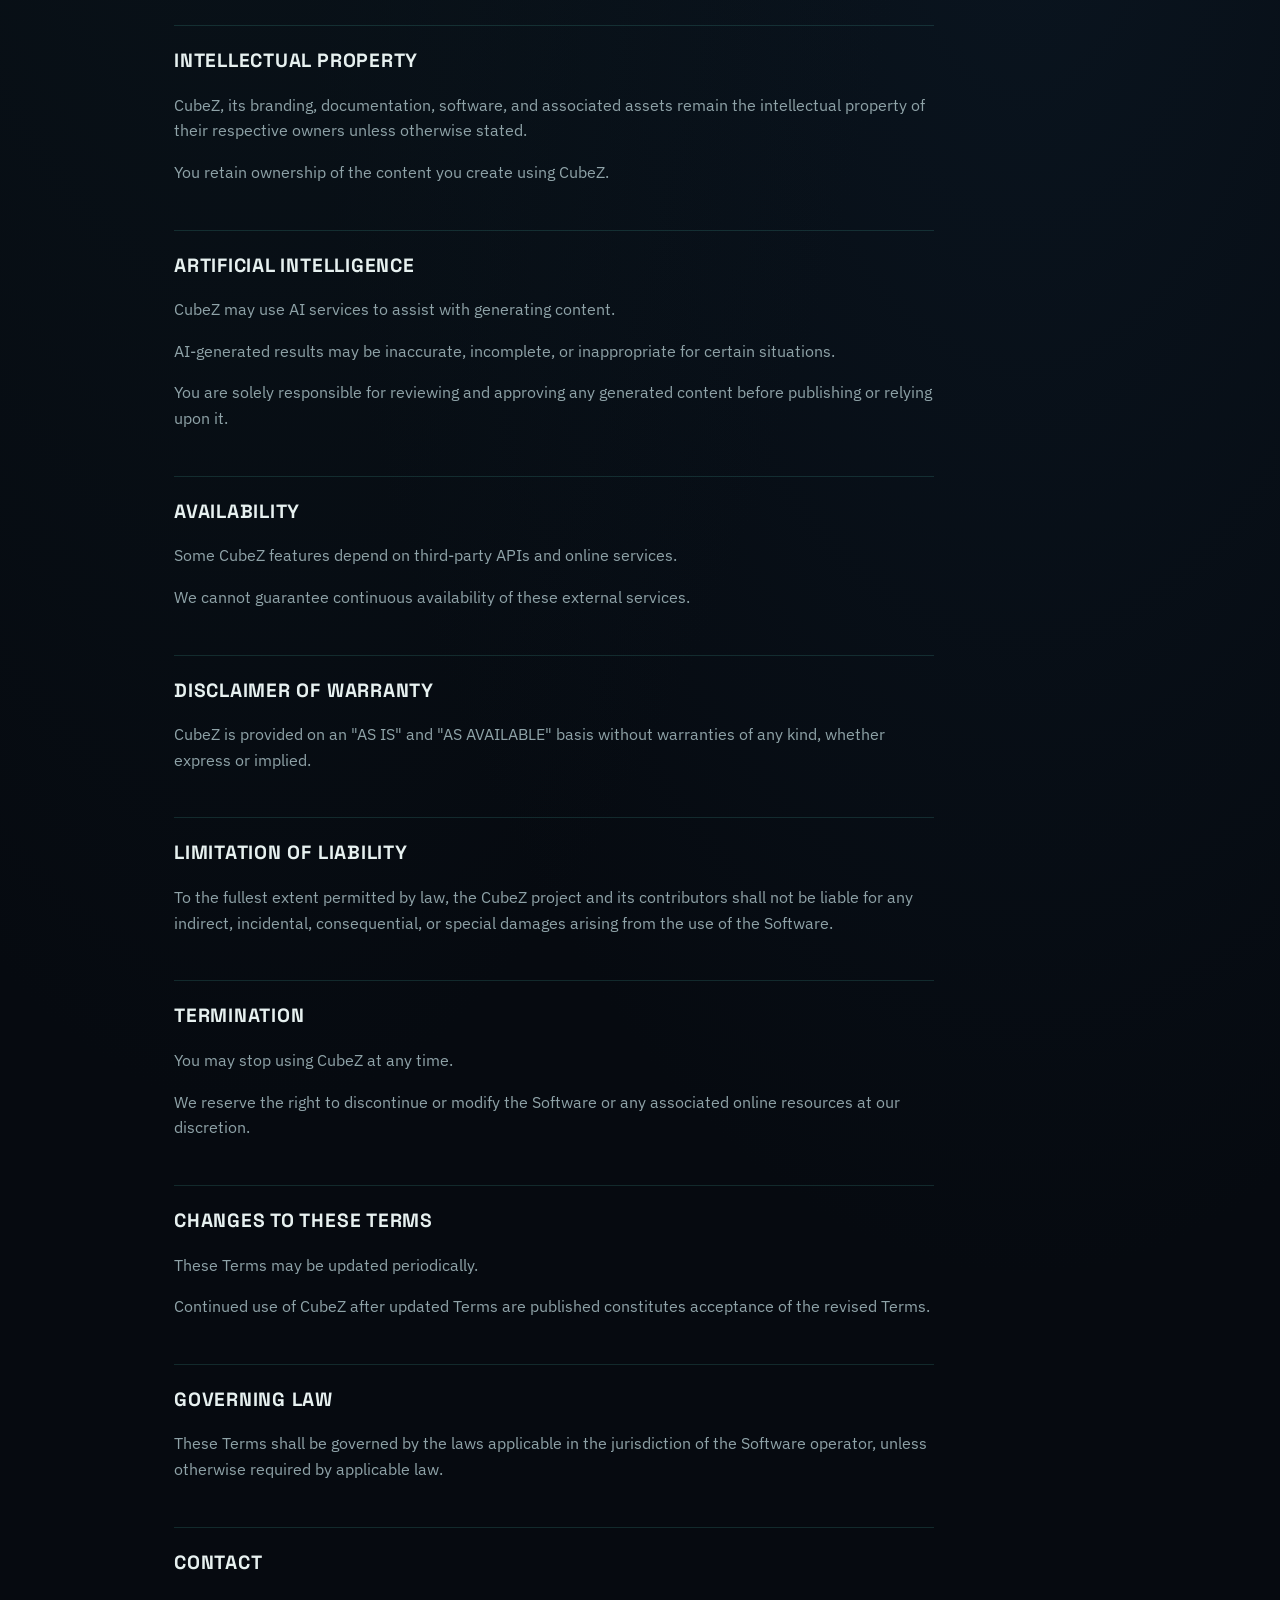
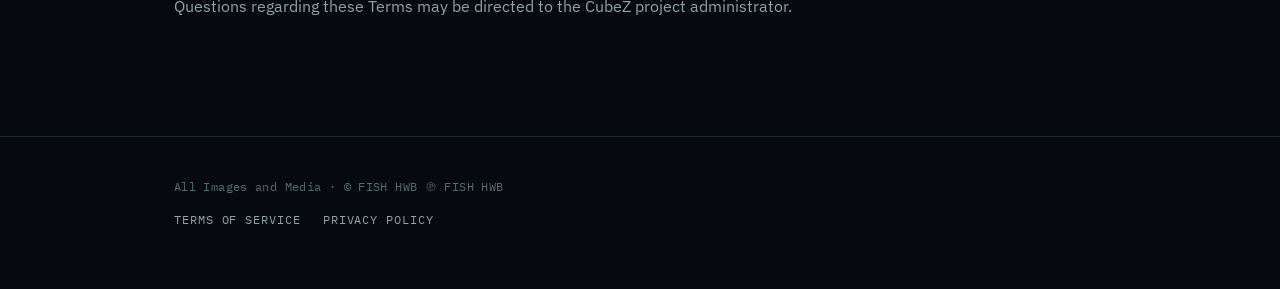
<file: terms.html>
<!DOCTYPE html>
<html lang="en">
<head>
<meta charset="UTF-8">
<meta name="viewport" content="width=device-width, initial-scale=1.0">
<title>Terms of Service — FISH HWB</title>
<link rel="icon" type="image/png" href="assets/favicon.png">
<link rel="preconnect" href="https://fonts.googleapis.com">
<link href="https://fonts.googleapis.com/css2?family=Space+Grotesk:wght@500;700&family=IBM+Plex+Sans:wght@400;500;600&family=IBM+Plex+Mono:wght@400;500&display=swap" rel="stylesheet">
<link rel="stylesheet" href="css/style.css">
</head>
<body>

<header class="site-nav">
  <div class="container">
    <div class="wordmark">FISH <span>HWB</span></div>
    <nav>
      <a href="index.html">Home</a>
      <a href="dzofo.html">DZOFO</a>
    </nav>
  </div>
</header>

<main>
  <div class="container">
    <article class="legal">
      <div class="eyebrow">Legal</div>
      <h1>Terms of Service</h1>
      <div class="updated">Last updated: July 14, 2026</div>

      <h2>Acceptance of Terms</h2>
      <p>By accessing or using CubeZ ("the Software"), you agree to these Terms of Service.</p>
      <p>If you do not agree with these Terms, you should discontinue use of the Software.</p>

      <h2>Description of the Software</h2>
      <p>CubeZ is a local-first desktop application designed to assist creators through AI-powered workflows, automation, and optional integrations with third-party platforms.</p>

      <h2>Local Data</h2>
      <p>CubeZ is designed so that your projects, settings, prompts, generated content, API credentials, and other user data remain stored locally on your own device.</p>
      <p>CubeZ does not provide cloud storage for user data.</p>
      <p>When you choose to use an external integration, only the information necessary to complete your requested action is transmitted directly to the selected third-party service.</p>

      <h2>Third-Party Services</h2>
      <p>CubeZ may integrate with external platforms including, but not limited to:</p>
      <ul>
        <li>TikTok</li>
        <li>Twitch</li>
        <li>YouTube</li>
        <li>Discord</li>
        <li>Bluesky</li>
        <li>Mastodon</li>
        <li>Facebook</li>
        <li>VRChat</li>
      </ul>
      <p>Your use of these services remains subject to their own terms of service and privacy policies.</p>
      <p>CubeZ is not responsible for the operation, availability, or policies of third-party platforms.</p>

      <h2>User Responsibilities</h2>
      <p>You agree to:</p>
      <ul>
        <li>Use CubeZ in compliance with applicable laws.</li>
        <li>Respect the terms of any connected third-party services.</li>
        <li>Keep your authentication credentials secure.</li>
        <li>Ensure you have permission to publish or distribute any content you submit through the Software.</li>
      </ul>

      <h2>Intellectual Property</h2>
      <p>CubeZ, its branding, documentation, software, and associated assets remain the intellectual property of their respective owners unless otherwise stated.</p>
      <p>You retain ownership of the content you create using CubeZ.</p>

      <h2>Artificial Intelligence</h2>
      <p>CubeZ may use AI services to assist with generating content.</p>
      <p>AI-generated results may be inaccurate, incomplete, or inappropriate for certain situations.</p>
      <p>You are solely responsible for reviewing and approving any generated content before publishing or relying upon it.</p>

      <h2>Availability</h2>
      <p>Some CubeZ features depend on third-party APIs and online services.</p>
      <p>We cannot guarantee continuous availability of these external services.</p>

      <h2>Disclaimer of Warranty</h2>
      <p>CubeZ is provided on an "AS IS" and "AS AVAILABLE" basis without warranties of any kind, whether express or implied.</p>

      <h2>Limitation of Liability</h2>
      <p>To the fullest extent permitted by law, the CubeZ project and its contributors shall not be liable for any indirect, incidental, consequential, or special damages arising from the use of the Software.</p>

      <h2>Termination</h2>
      <p>You may stop using CubeZ at any time.</p>
      <p>We reserve the right to discontinue or modify the Software or any associated online resources at our discretion.</p>

      <h2>Changes to These Terms</h2>
      <p>These Terms may be updated periodically.</p>
      <p>Continued use of CubeZ after updated Terms are published constitutes acceptance of the revised Terms.</p>

      <h2>Governing Law</h2>
      <p>These Terms shall be governed by the laws applicable in the jurisdiction of the Software operator, unless otherwise required by applicable law.</p>

      <h2>Contact</h2>
      <p>Questions regarding these Terms may be directed to the CubeZ project administrator.</p>
    </article>
  </div>
</main>

<footer class="site-footer">
  <div class="container">
    <div class="copyright">All Images and Media &middot; &copy; FISH HWB &#8471; FISH HWB</div>
    <div class="legal-links">
      <a href="terms.html">Terms of Service</a>
      <a href="privacy.html">Privacy Policy</a>
    </div>
  </div>
</footer>

</body>
</html>
</file>
<file: css/style.css>
/* =========================================================
   FISH HWB — design tokens
   Concept: descending through the water column.
   Sections read as depth zones (Surface -> Twilight -> Midnight -> Abyss)
   ========================================================= */
:root{
  --abyss:        #060a10;
  --abyss-mid:     #0d1620;
  --surface-panel: #101c28;
  --border:        rgba(94,234,212,0.14);
  --glow:          #5EEAD4;   /* bioluminescent lure */
  --glow-dim:      rgba(94,234,212,0.35);
  --lure:          #FF5A3C;   /* anglerfish / distortion accent */
  --lure-dim:      rgba(255,90,60,0.3);
  --text:          #E7F1F0;
  --text-dim:      #8FA3A8;
  --text-faint:    #566B70;

  --font-display: 'Space Grotesk', 'Arial Narrow', sans-serif;
  --font-body:    'IBM Plex Sans', 'Segoe UI', sans-serif;
  --font-mono:    'IBM Plex Mono', monospace;
}

*{ box-sizing:border-box; }
html{ scroll-behavior:smooth; }

body{
  margin:0;
  background:
    radial-gradient(ellipse at 20% 0%, #0c1a22 0%, transparent 55%),
    radial-gradient(ellipse at 80% 40%, #0a1520 0%, transparent 50%),
    var(--abyss);
  color:var(--text);
  font-family:var(--font-body);
  line-height:1.6;
  -webkit-font-smoothing:antialiased;
  overflow-x:hidden;
}

a{ color:var(--glow); text-decoration:none; }
a:hover{ text-decoration:underline; }
a:focus-visible, button:focus-visible{
  outline:2px solid var(--glow);
  outline-offset:3px;
}

img{ max-width:100%; display:block; }

h1,h2,h3{
  font-family:var(--font-display);
  letter-spacing:0.02em;
  margin:0 0 0.5em;
  color:var(--text);
}

.eyebrow{
  font-family:var(--font-mono);
  font-size:0.72rem;
  letter-spacing:0.22em;
  text-transform:uppercase;
  color:var(--glow);
  display:flex;
  align-items:center;
  gap:0.6em;
  margin-bottom:0.9em;
}
.eyebrow::before{
  content:'';
  width:6px; height:6px;
  border-radius:50%;
  background:var(--glow);
  box-shadow:0 0 8px 2px var(--glow-dim);
}

.container{
  max-width:980px;
  margin:0 auto;
  padding:0 24px;
}

/* ---------------- ambient particles ---------------- */
.particles{
  position:fixed; inset:0;
  pointer-events:none;
  z-index:0;
  overflow:hidden;
}
.particles span{
  position:absolute;
  bottom:-10px;
  width:3px; height:3px;
  border-radius:50%;
  background:var(--glow);
  opacity:0.5;
  box-shadow:0 0 6px 1px var(--glow-dim);
  animation:drift linear infinite;
}
@keyframes drift{
  0%{ transform:translateY(0) translateX(0); opacity:0; }
  10%{ opacity:0.6; }
  90%{ opacity:0.4; }
  100%{ transform:translateY(-110vh) translateX(20px); opacity:0; }
}

/* ---------------- depth gauge (signature element) ---------------- */
.depth-gauge{
  position:fixed;
  left:20px; top:50%;
  transform:translateY(-50%);
  width:26px;
  height:min(60vh, 520px);
  z-index:20;
  display:flex;
  flex-direction:column;
  align-items:center;
}
.depth-gauge .rail{
  position:relative;
  width:2px;
  flex:1;
  background:linear-gradient(to bottom, rgba(94,234,212,0.08), rgba(94,234,212,0.35));
}
.depth-gauge .marker{
  position:absolute;
  left:50%;
  top:0;
  width:11px; height:11px;
  margin-left:-5px; margin-top:-5px;
  border-radius:50%;
  background:var(--glow);
  box-shadow:0 0 10px 3px var(--glow-dim);
  transition:top 0.15s ease-out;
}
.depth-gauge .label{
  font-family:var(--font-mono);
  font-size:0.6rem;
  color:var(--text-faint);
  writing-mode:vertical-rl;
  margin-top:10px;
  letter-spacing:0.15em;
}
@media (max-width: 860px){
  .depth-gauge{ display:none; }
}

/* ---------------- nav ---------------- */
.site-nav{
  position:sticky; top:0; z-index:30;
  background:rgba(6,10,16,0.82);
  backdrop-filter:blur(10px);
  border-bottom:1px solid var(--border);
}
.site-nav .container{
  display:flex; align-items:center; justify-content:space-between;
  padding-top:16px; padding-bottom:16px;
}
.wordmark{
  font-family:var(--font-display);
  font-size:1.15rem;
  font-weight:700;
  letter-spacing:0.06em;
  color:var(--text);
}
.wordmark span{ color:var(--glow); }
.site-nav nav{ display:flex; gap:28px; }
.site-nav nav a{
  color:var(--text-dim);
  font-family:var(--font-mono);
  font-size:0.78rem;
  letter-spacing:0.08em;
  text-transform:uppercase;
}
.site-nav nav a:hover, .site-nav nav a.active{
  color:var(--glow);
  text-decoration:none;
}

/* ---------------- hero ---------------- */
.zone{
  position:relative;
  padding:96px 0;
  border-bottom:1px solid var(--border);
}
.zone:last-of-type{ border-bottom:none; }

.hero{
  padding-top:110px;
  text-align:left;
  display:flex;
  align-items:center;
  gap:48px;
}
.hero .hero-copy{ flex:1 1 480px; min-width:0; }
.hero .hero-visual{
  flex:0 0 280px;
  width:280px;
  border-radius:8px;
  overflow:hidden;
  border:1px solid var(--border);
  box-shadow:0 0 40px 4px rgba(94,234,212,0.08);
}
.hero .hero-visual img{ width:100%; height:100%; object-fit:cover; }
@media (max-width:820px){
  .hero{ flex-direction:column; text-align:center; }
  .hero .hero-copy{ order:2; }
  .hero .hero-visual{ order:1; width:220px; flex-basis:auto; }
  .hero .cta-row{ justify-content:center; }
}
.hero h1{
  font-size:clamp(2.4rem, 6vw, 4.4rem);
  line-height:1.02;
  text-transform:uppercase;
}
.hero h1 em{
  font-style:normal;
  color:var(--glow);
  text-shadow:0 0 22px var(--glow-dim);
}
.hero p.tagline{
  max-width:540px;
  color:var(--text-dim);
  font-size:1.05rem;
}
.hero .cta-row{ display:flex; gap:16px; margin-top:32px; flex-wrap:wrap; }

.btn{
  display:inline-block;
  padding:12px 22px;
  border-radius:2px;
  font-family:var(--font-mono);
  font-size:0.78rem;
  letter-spacing:0.1em;
  text-transform:uppercase;
  border:1px solid var(--border);
  transition:border-color 0.2s, background 0.2s, color .2s;
}
.btn-primary{
  background:var(--glow);
  color:#04211c;
  border-color:var(--glow);
}
.btn-primary:hover{
  background:#7cf2df;
  text-decoration:none;
}
.btn-ghost{ color:var(--text); }
.btn-ghost:hover{
  border-color:var(--glow);
  color:var(--glow);
  text-decoration:none;
}

/* ---------------- founder card ---------------- */
.founder-card{
  display:flex;
  gap:28px;
  align-items:center;
  background:var(--surface-panel);
  border:1px solid var(--border);
  border-radius:4px;
  padding:24px;
}
.founder-card .portrait{
  width:96px; height:96px;
  border-radius:50%;
  overflow:hidden;
  flex-shrink:0;
  border:2px solid var(--glow-dim);
  background:linear-gradient(160deg, #12313a, #061019);
  display:flex; align-items:center; justify-content:center;
  font-family:var(--font-mono);
  font-size:0.6rem;
  color:var(--text-faint);
  text-align:center;
}
.founder-card .portrait img{
  width:100%; height:100%;
  object-fit:cover;
}
.founder-card h3{ margin-bottom:2px; font-size:1.1rem; }
.founder-card .role{
  font-family:var(--font-mono);
  font-size:0.7rem;
  letter-spacing:0.14em;
  text-transform:uppercase;
  color:var(--glow);
}

/* ---------------- embeds grid ---------------- */
.embed-grid{
  display:grid;
  grid-template-columns:1fr 1fr;
  gap:24px;
  margin-top:36px;
}
@media (max-width:760px){ .embed-grid{ grid-template-columns:1fr; } }

.embed-card{
  background:var(--surface-panel);
  border:1px solid var(--border);
  border-radius:4px;
  overflow:hidden;
}
.embed-card .embed-head{
  padding:14px 18px;
  border-bottom:1px solid var(--border);
  font-family:var(--font-mono);
  font-size:0.72rem;
  letter-spacing:0.1em;
  text-transform:uppercase;
  color:var(--text-dim);
  display:flex; justify-content:space-between;
}
.embed-card iframe{ width:100%; border:0; display:block; }

/* ---------------- music grid (spotify embeds) ---------------- */
.music-grid{
  display:grid;
  grid-template-columns:1fr 1fr;
  gap:24px;
  margin-top:36px;
}
@media (max-width:760px){ .music-grid{ grid-template-columns:1fr; } }
.music-grid iframe{
  width:100%;
  border-radius:4px;
  border:1px solid var(--border);
}

/* ---------------- content cards (latest uploads) ---------------- */
.card-grid{
  display:grid;
  grid-template-columns:repeat(2,1fr);
  gap:24px;
  margin-top:28px;
}
@media (max-width:760px){ .card-grid{ grid-template-columns:1fr; } }

.content-card{
  border:1px solid var(--border);
  border-radius:4px;
  background:var(--surface-panel);
  padding:0 0 18px;
  overflow:hidden;
}
.content-card .thumb{
  aspect-ratio:16/9;
  background:linear-gradient(135deg,#0e2530,#08131a);
  display:flex; align-items:center; justify-content:center;
  color:var(--text-faint);
  font-family:var(--font-mono);
  font-size:0.7rem;
}
.content-card .thumb iframe{ width:100%; height:100%; border:0; }
.content-card .body{ padding:16px 18px 0; }
.content-card h4{ margin:0 0 6px; font-size:0.98rem; font-family:var(--font-body); font-weight:600; }
.content-card p{ margin:0; color:var(--text-dim); font-size:0.88rem; }

/* ---------------- about / dzofo page ---------------- */
.about-hero{
  display:flex; gap:32px; align-items:center; flex-wrap:wrap;
  padding-top:110px;
}
.about-hero .portrait-lg{
  width:180px; height:180px; border-radius:50%;
  border:2px solid var(--glow-dim);
  background:linear-gradient(160deg,#12313a,#061019);
  flex-shrink:0;
  display:flex; align-items:center; justify-content:center;
  font-family:var(--font-mono); font-size:0.65rem; color:var(--text-faint);
  text-align:center; padding:8px;
  overflow:hidden;
}
.about-hero .portrait-lg img{
  width:100%; height:100%;
  object-fit:cover;
}
.about-hero h1{ font-size:clamp(2rem,5vw,3rem); text-transform:uppercase; }
.about-hero .subname{ color:var(--text-dim); font-family:var(--font-mono); font-size:0.85rem; letter-spacing:0.08em; }

.timeline{ margin-top:20px; }
.timeline .entry{
  border-left:2px solid var(--border);
  padding:0 0 36px 24px;
  position:relative;
}
.timeline .entry:last-child{ padding-bottom:0; }
.timeline .entry::before{
  content:'';
  position:absolute; left:-6px; top:4px;
  width:10px; height:10px; border-radius:50%;
  background:var(--lure);
  box-shadow:0 0 8px 2px var(--lure-dim);
}
.timeline .entry h3{ font-size:1rem; margin-bottom:6px; }
.timeline .entry p{ color:var(--text-dim); margin:0; }

.platform-links{ display:flex; gap:18px; margin-top:32px; flex-wrap:wrap; }
.platform-links a{
  border:1px solid var(--border);
  border-radius:4px;
  padding:14px 20px;
  color:var(--text);
  font-family:var(--font-mono);
  font-size:0.78rem;
  letter-spacing:0.06em;
  text-transform:uppercase;
}
.platform-links a:hover{ border-color:var(--glow); color:var(--glow); text-decoration:none; }

/* ---------------- contact form ---------------- */
.contact-form{
  margin-top:32px;
  display:grid;
  grid-template-columns:1fr 1fr;
  gap:16px;
}
.contact-form .full{ grid-column:1/-1; }
@media (max-width:640px){ .contact-form{ grid-template-columns:1fr; } }
.contact-form label{
  display:block;
  font-family:var(--font-mono);
  font-size:0.7rem;
  letter-spacing:0.1em;
  text-transform:uppercase;
  color:var(--text-dim);
  margin-bottom:6px;
}
.contact-form input, .contact-form textarea{
  width:100%;
  background:var(--surface-panel);
  border:1px solid var(--border);
  border-radius:3px;
  padding:11px 12px;
  color:var(--text);
  font-family:var(--font-body);
  font-size:0.92rem;
}
.contact-form input:focus, .contact-form textarea:focus{
  outline:none; border-color:var(--glow);
}

/* ---------------- legal pages (terms / privacy) ---------------- */
.legal{
  padding-top:130px;
  padding-bottom:100px;
  max-width:760px;
}
.legal .updated{
  font-family:var(--font-mono);
  font-size:0.78rem;
  color:var(--text-faint);
  margin-bottom:40px;
}
.legal h2{
  font-size:1.2rem;
  margin-top:44px;
  padding-top:20px;
  border-top:1px solid var(--border);
  text-transform:uppercase;
  letter-spacing:0.04em;
}
.legal h2:first-of-type{ border-top:none; padding-top:0; }
.legal p, .legal li{ color:var(--text-dim); }
.legal ul{ padding-left:20px; }
.legal a{ text-decoration:underline; }

/* ---------------- footer ---------------- */
footer.site-footer{
  border-top:1px solid var(--border);
  padding:40px 0 60px;
}
footer.site-footer .copyright{
  color:var(--text-faint);
  font-family:var(--font-mono);
  font-size:0.78rem;
  letter-spacing:0.03em;
}
footer.site-footer .legal-links{
  margin-top:14px;
  display:flex;
  gap:22px;
  font-family:var(--font-mono);
  font-size:0.72rem;
  letter-spacing:0.08em;
  text-transform:uppercase;
}
footer.site-footer .legal-links a{ color:var(--text-dim); }
footer.site-footer .legal-links a:hover{ color:var(--glow); text-decoration:none; }

@media (prefers-reduced-motion: reduce){
  html{ scroll-behavior:auto; }
  .particles span{ animation:none; display:none; }
  .depth-gauge .marker{ transition:none; }
}
</file>
